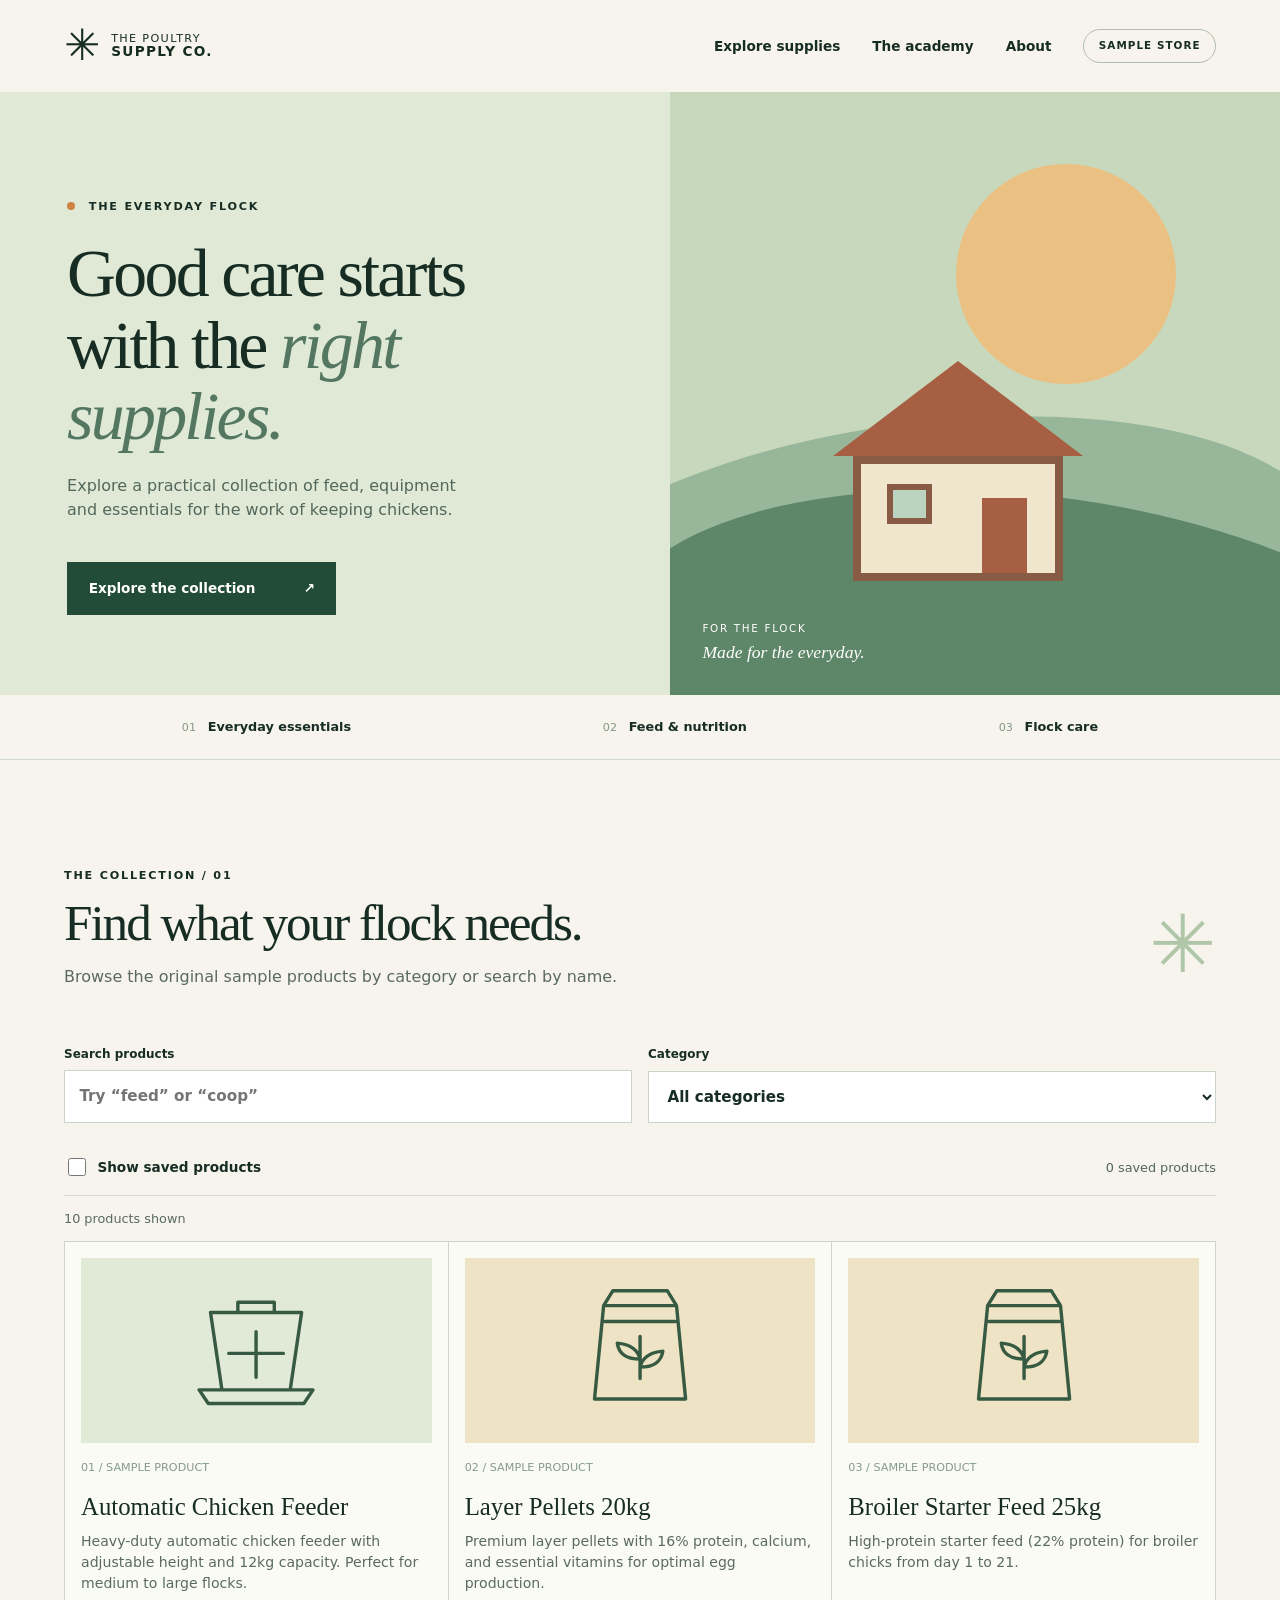
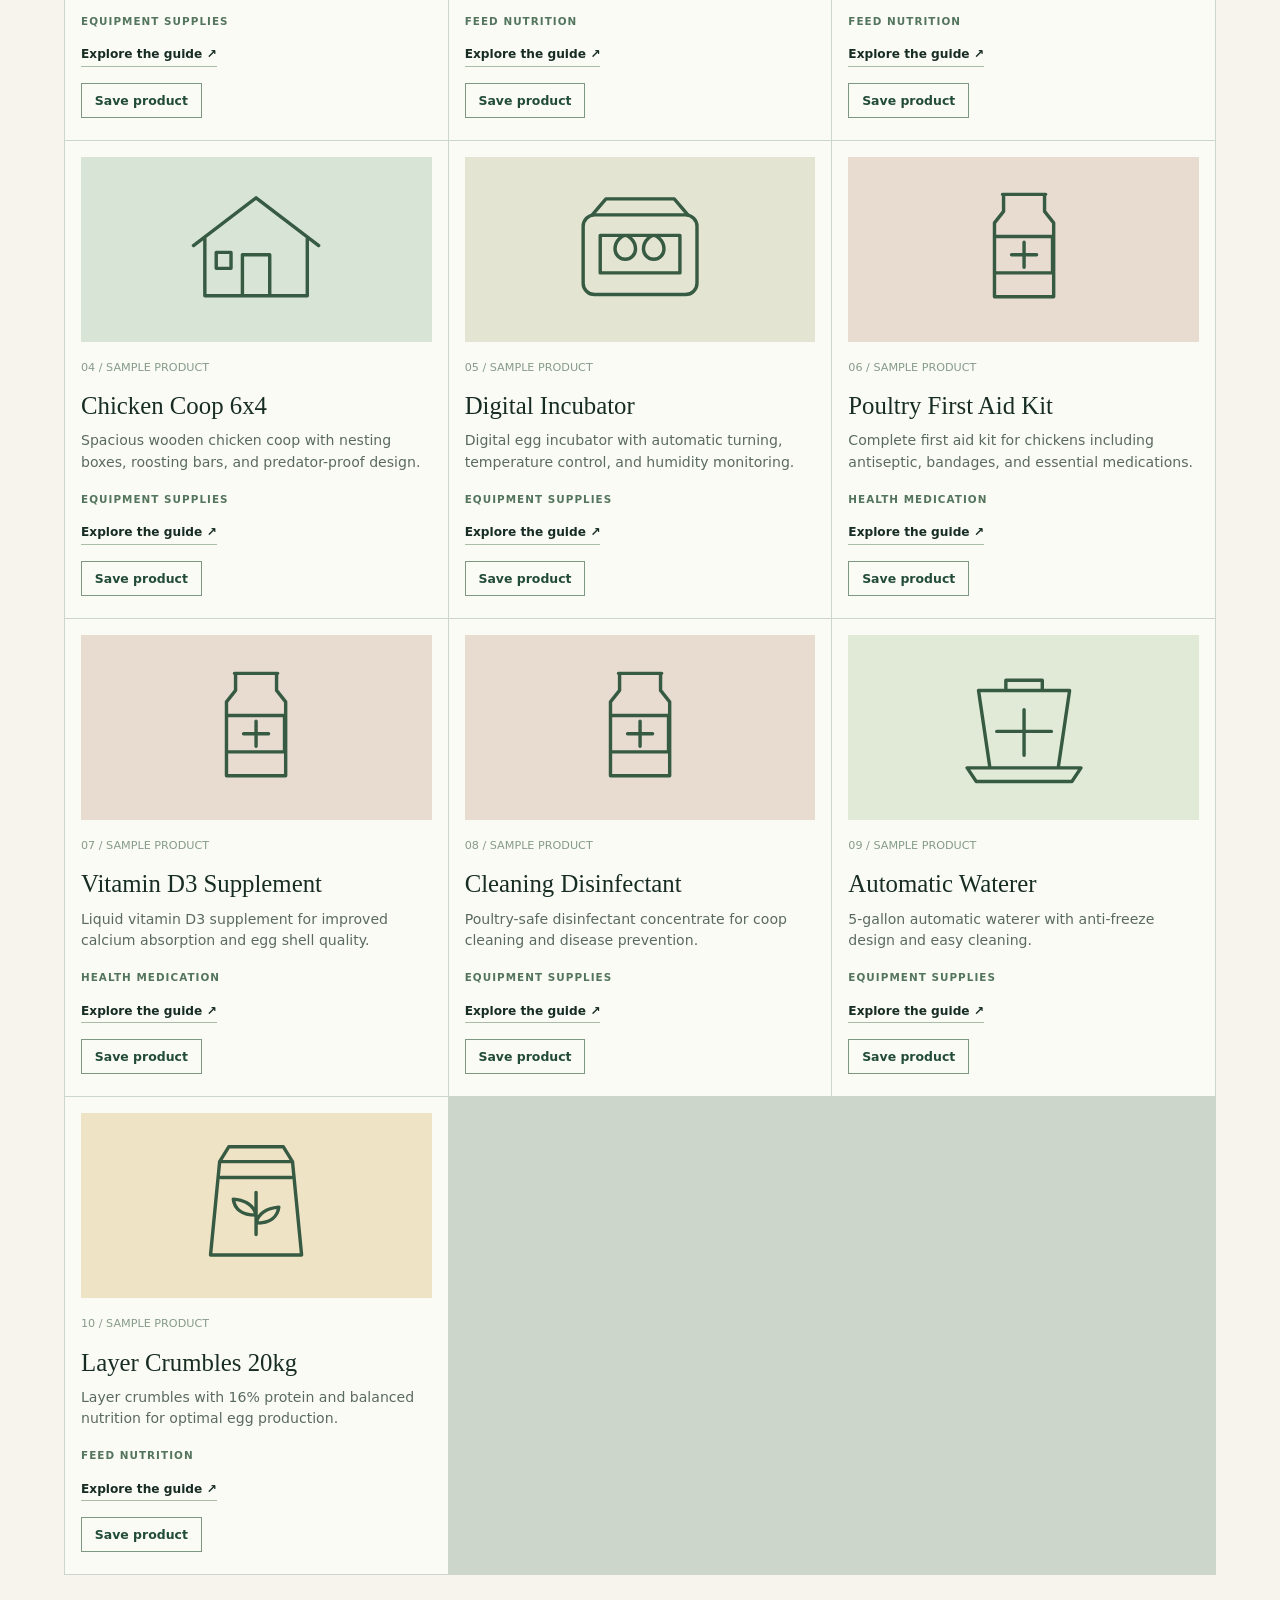
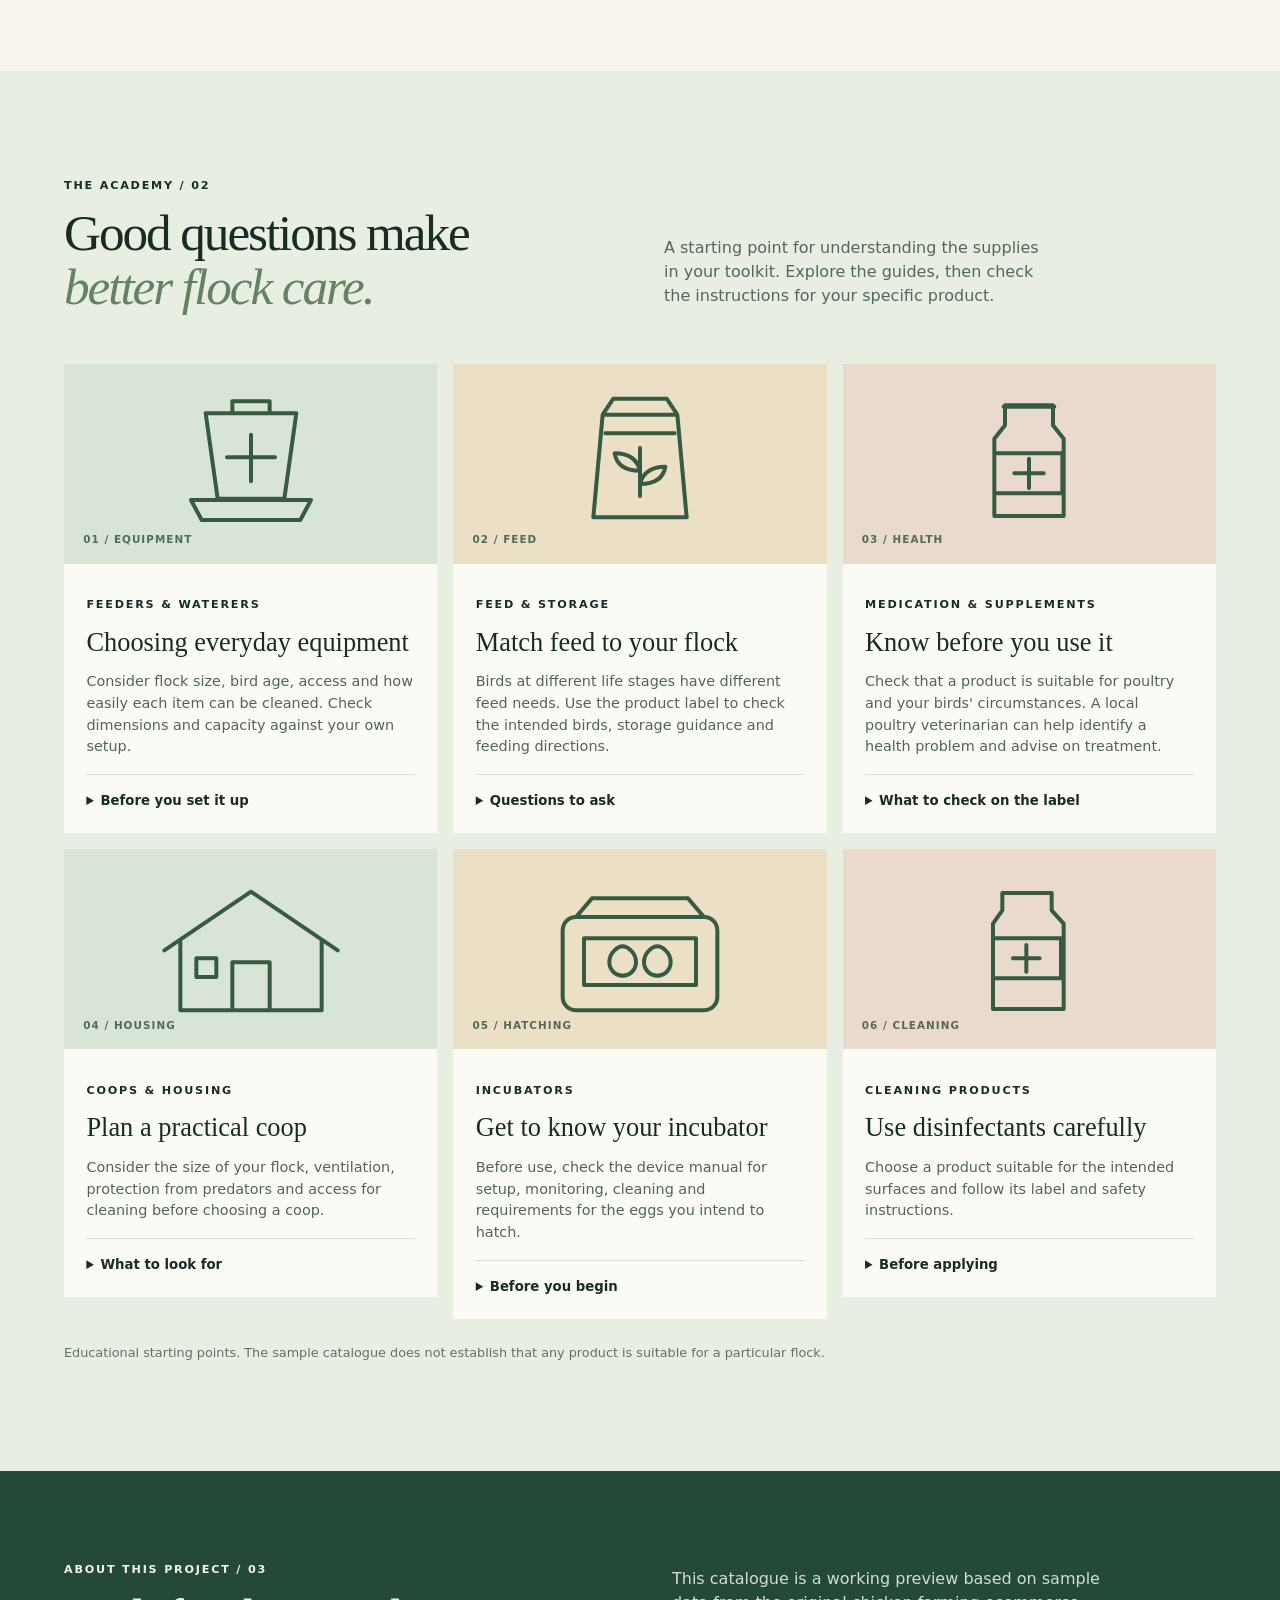
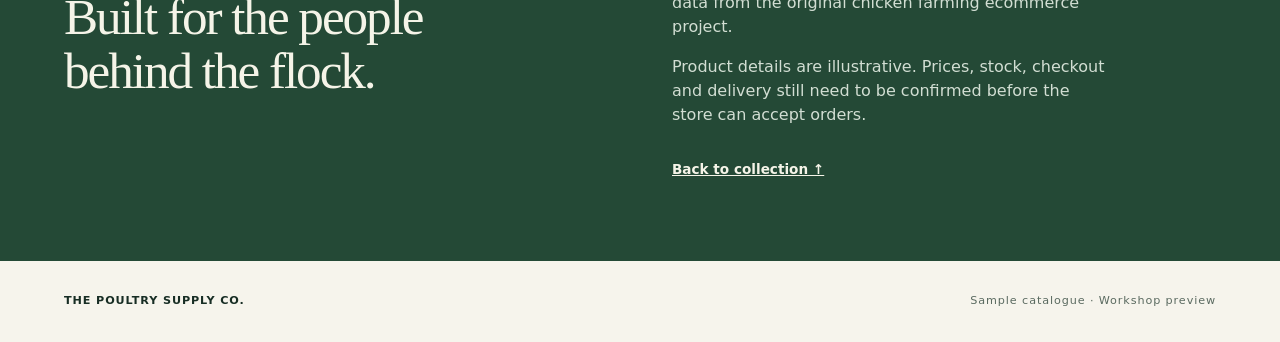
<file: index.html>
<!doctype html>
<html lang="en">
<head>
  <meta charset="utf-8">
  <meta name="viewport" content="width=device-width, initial-scale=1">
  <meta name="description" content="Explore sample poultry supplies from the Chicken Farming Ecommerce project.">
  <title>Chicken Farming | Sample catalogue</title>
  <link rel="stylesheet" href="store.css">
  <script src="products.js" defer></script>
  <script src="store.js" defer></script>
</head>
<body>
  <header class="header">
    <a class="brand" href="#top"><span class="brand-mark" aria-hidden="true">✳</span><span>THE POULTRY<br><b>SUPPLY CO.</b></span></a>
    <nav aria-label="Main navigation"><a href="#catalogue">Explore supplies</a><a href="#academy">The academy</a><a href="#about">About</a></nav>
    <span class="demo-tag">SAMPLE STORE</span>
  </header>
  <main id="top">
    <section class="hero">
      <div class="hero-copy"><p class="eyebrow"><span></span> THE EVERYDAY FLOCK</p><h1>Good care starts<br>with the <em>right supplies.</em></h1><p>Explore a practical collection of feed, equipment and essentials for the work of keeping chickens.</p><a class="primary" href="#catalogue">Explore the collection <span aria-hidden="true">↗</span></a></div>
      <div class="hero-art" aria-hidden="true"><div class="sun"></div><div class="hill hill-back"></div><div class="hill hill-front"></div><div class="coop"><div class="roof"></div><div class="coop-body"><div class="window"></div><div class="door"></div></div></div><div class="art-label">FOR THE FLOCK<br><strong>Made for the everyday.</strong></div></div>
    </section>
    <section class="benefits" aria-label="Catalogue highlights"><span>01 <b>Everyday essentials</b></span><span>02 <b>Feed & nutrition</b></span><span>03 <b>Flock care</b></span></section>
    <section class="catalogue" id="catalogue">
      <div class="section-head"><div><p class="eyebrow">THE COLLECTION / 01</p><h2>Find what your flock needs.</h2><p>Browse the original sample products by category or search by name.</p></div><span class="catalogue-mark" aria-hidden="true">✳</span></div>
      <div class="controls"><label for="search">Search products<input type="search" id="search" placeholder="Try “feed” or “coop”"></label><label for="category">Category<select id="category"><option value="">All categories</option></select></label></div>
      <div class="shortlist-bar"><label><input type="checkbox" id="savedOnly"> Show saved products</label><span id="savedCount" aria-live="polite"></span></div>
      <p id="storageMessage" class="storage-message" role="status"></p>
      <p id="count" class="count" role="status"></p>
      <div id="products" class="product-grid"></div>
      <noscript><p>Enable JavaScript to browse the sample product list.</p></noscript>
    </section>

    <section class="academy" id="academy">
      <div class="academy-intro"><div><p class="eyebrow">THE ACADEMY / 02</p><h2>Good questions make<br><em>better flock care.</em></h2></div><p>A starting point for understanding the supplies in your toolkit. Explore the guides, then check the instructions for your specific product.</p></div>
      <div class="academy-grid">
        <article class="guide" id="guide-equipment">
          <div class="guide-visual guide-equipment" aria-hidden="true"><svg viewBox="0 0 180 120"><path d="M56 22h68l-9 64H65zM45 87h90l-8 15H53zM76 22v-9h28v9" /><path d="M72 55h36M90 38v35" /></svg><span>01 / EQUIPMENT</span></div>
          <div class="guide-body"><p class="eyebrow">FEEDERS & WATERERS</p><h3>Choosing everyday equipment</h3><p>Consider flock size, bird age, access and how easily each item can be cleaned. Check dimensions and capacity against your own setup.</p><details><summary>Before you set it up</summary><ul><li>Place equipment where birds can reach it and you can inspect it.</li><li>Keep water clean and fresh, and clean feeders and waterers regularly.</li><li>Follow the manufacturer's assembly and cleaning instructions.</li></ul><a href="https://extension.umn.edu/agriculture/animals-and-livestock/poultry/raising-chickens-for-eggs">Read the University of Minnesota poultry guide ↗</a></details></div>
        </article>
        <article class="guide" id="guide-feed">
          <div class="guide-visual guide-feed" aria-hidden="true"><svg viewBox="0 0 180 120"><path d="M62 23h56l7 77H55zM62 23l8-12h40l8 12M64 37h52" /><path d="M90 84V48M90 65c-14 0-18-7-19-13 11 0 17 5 19 13zm0 10c14 0 18-7 19-13-11 0-17 5-19 13z" /></svg><span>02 / FEED</span></div>
          <div class="guide-body"><p class="eyebrow">FEED & STORAGE</p><h3>Match feed to your flock</h3><p>Birds at different life stages have different feed needs. Use the product label to check the intended birds, storage guidance and feeding directions.</p><details><summary>Questions to ask</summary><ul><li>Is the feed intended for this type and age of bird?</li><li>Can it be kept dry, secure and protected from pests?</li><li>Is fresh, clean water available alongside feed?</li></ul><a href="https://extension.umn.edu/agriculture/animals-and-livestock/poultry/raising-chickens-for-eggs">Explore feeding and water guidance ↗</a></details></div>
        </article>
        <article class="guide" id="guide-health">
          <div class="guide-visual guide-health" aria-hidden="true"><svg viewBox="0 0 180 120"><path d="M72 16h36v15l8 10v58H64V41l8-10zM71 17h38M65 52h50v30H65" /><path d="M90 56v22M79 67h22" /></svg><span>03 / HEALTH</span></div>
          <div class="guide-body"><p class="eyebrow">MEDICATION & SUPPLEMENTS</p><h3>Know before you use it</h3><p>Check that a product is suitable for poultry and your birds' circumstances. A local poultry veterinarian can help identify a health problem and advise on treatment.</p><details><summary>What to check on the label</summary><ul><li>Intended species, purpose, directions and storage.</li><li>Any egg or meat withdrawal instructions, where applicable.</li><li>When unsure, ask a veterinarian before use. Keep the packaging available for the conversation.</li></ul><a href="https://extension.umn.edu/agriculture/animals-and-livestock/poultry/poultry-biosecurity-basics">Read poultry biosecurity basics ↗</a></details></div>
        </article>

        <article class="guide" id="guide-coop">
          <div class="guide-visual guide-equipment" aria-hidden="true"><svg viewBox="0 0 180 120"><path d="M25 61l65-44 65 44M37 54v52h106V54M76 106V70h28v36M49 67h15v14H49z"/></svg><span>04 / HOUSING</span></div>
          <div class="guide-body"><p class="eyebrow">COOPS & HOUSING</p><h3>Plan a practical coop</h3><p>Consider the size of your flock, ventilation, protection from predators and access for cleaning before choosing a coop.</p><details><summary>What to look for</summary><ul><li>Check dimensions, doors and ventilation against your site and flock.</li><li>Inspect openings and locks for predator protection.</li><li>Make sure you can reach nesting areas and remove bedding for cleaning.</li></ul><a href="https://extension.umn.edu/agriculture/animals-and-livestock/poultry/raising-chickens-for-eggs">Read about chicken housing ↗</a></details></div>
        </article>
        <article class="guide" id="guide-incubator">
          <div class="guide-visual guide-feed" aria-hidden="true"><svg viewBox="0 0 180 120"><rect x="32" y="36" width="116" height="70" rx="10"/><path d="M42 36l12-14h72l12 14M48 52h84v35H48zM67 70c0-8 7-12 10-12s10 4 10 12a10 10 0 01-20 0zm26 0c0-8 7-12 10-12s10 4 10 12a10 10 0 01-20 0z"/></svg><span>05 / HATCHING</span></div>
          <div class="guide-body"><p class="eyebrow">INCUBATORS</p><h3>Get to know your incubator</h3><p>Before use, check the device manual for setup, monitoring, cleaning and requirements for the eggs you intend to hatch.</p><details><summary>Before you begin</summary><ul><li>Check the power supply, controls and any temperature or humidity displays.</li><li>Confirm how the device handles egg turning and follow its instructions.</li><li>Clean the equipment according to the manufacturer's directions between uses.</li></ul><a href="https://extension.psu.edu/programs/4-h/counties/montgomery/programs/school-enrichment/embryology/setting-up-the-incubator">Explore incubator setup ↗</a></details></div>
        </article>
        <article class="guide" id="guide-cleaning">
          <div class="guide-visual guide-health" aria-hidden="true"><svg viewBox="0 0 180 120"><path d="M70 18h37v13l9 10v64H63V41l7-10zM70 18h37M65 52h49v30H65"/><path d="M88 57v20m-10-10h20"/></svg><span>06 / CLEANING</span></div>
          <div class="guide-body"><p class="eyebrow">CLEANING PRODUCTS</p><h3>Use disinfectants carefully</h3><p>Choose a product suitable for the intended surfaces and follow its label and safety instructions.</p><details><summary>Before applying</summary><ul><li>Clean surfaces before disinfection.</li><li>Follow the label for preparation, application and safety around people and birds.</li><li>Do not add other chemicals unless the manufacturer approves.</li></ul><a href="https://extension.umn.edu/agriculture/animals-and-livestock/poultry/reducing-salmonella-risk-in-table-egg-production">Read about cleaning and disinfection ↗</a></details></div>
        </article>
      </div>
      <p class="academy-note">Educational starting points. The sample catalogue does not establish that any product is suitable for a particular flock.</p>
    </section>
    <section id="about" class="about"><div><p class="eyebrow">ABOUT THIS PROJECT / 03</p><h2>Built for the people<br>behind the flock.</h2></div><div><p>This catalogue is a working preview based on sample data from the original chicken farming ecommerce project.</p><p>Product details are illustrative. Prices, stock, checkout and delivery still need to be confirmed before the store can accept orders.</p><a href="#catalogue">Back to collection ↑</a></div></section>
  </main>
  <footer><strong>THE POULTRY SUPPLY CO.</strong><span>Sample catalogue · Workshop preview</span></footer>
</body>
</html>
</file>
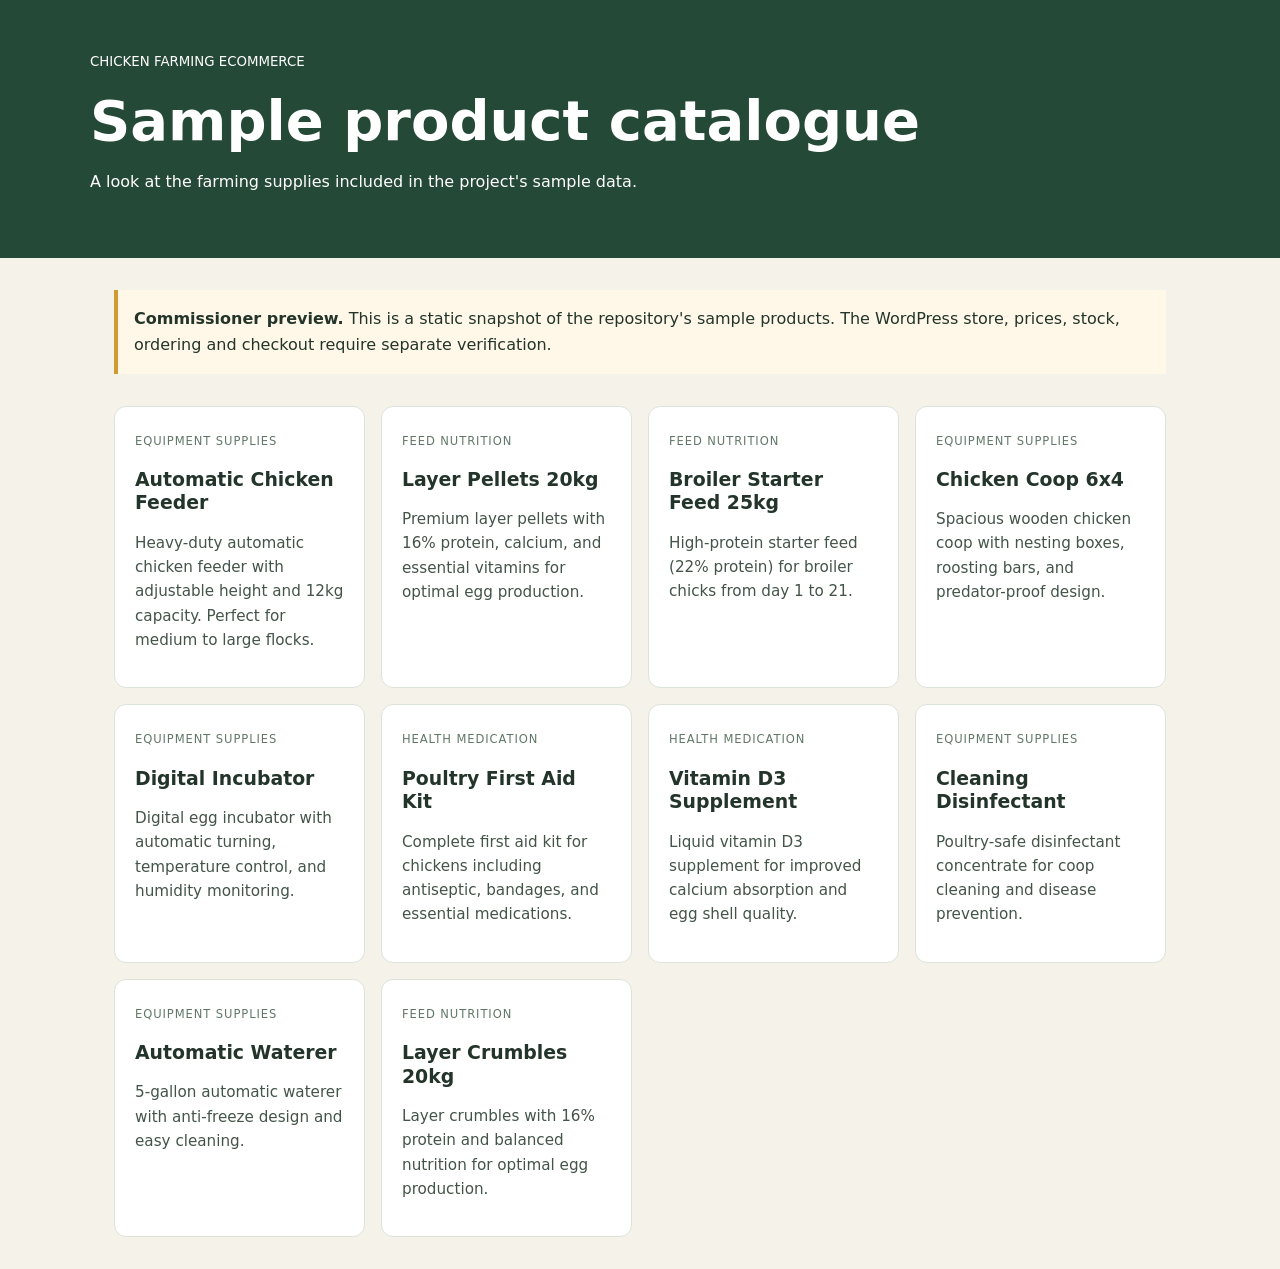
<file: preview/index.html>
<!doctype html>
<html lang="en">
<head>
<meta charset="utf-8">
<meta name="viewport" content="width=device-width,initial-scale=1">
<title>Chicken Farming — Sample catalogue</title>
<style>
*{box-sizing:border-box}body{margin:0;background:#f5f2e9;color:#23352b;font:16px/1.6 system-ui,sans-serif}header{background:#244936;color:white;padding:3rem 1.5rem}header div,main{max-width:1100px;margin:auto}h1{font-size:clamp(2rem,6vw,3.5rem);line-height:1.1;margin:.3em 0}header p{max-width:48rem}main{padding:2rem 1.5rem}.notice{border-left:4px solid #cf9b34;background:#fff8e8;padding:1rem;margin-bottom:2rem}.grid{display:grid;grid-template-columns:repeat(auto-fit,minmax(240px,1fr));gap:1rem}article{background:white;border:1px solid #dbe3da;border-radius:12px;padding:1.25rem}article span{text-transform:uppercase;letter-spacing:.08em;font-size:.72rem;color:#617867}article h2{font-size:1.18rem;line-height:1.25}article p{color:#435449;font-size:.95rem}
</style>
</head>
<body><header><div><small>CHICKEN FARMING ECOMMERCE</small><h1>Sample product catalogue</h1><p>A look at the farming supplies included in the project's sample data.</p></div></header>
<main><div class="notice"><strong>Commissioner preview.</strong> This is a static snapshot of the repository's sample products. The WordPress store, prices, stock, ordering and checkout require separate verification.</div><div class="grid">
<article><span>equipment supplies</span><h2>Automatic Chicken Feeder</h2><p>Heavy-duty automatic chicken feeder with adjustable height and 12kg capacity. Perfect for medium to large flocks.</p></article>
<article><span>feed nutrition</span><h2>Layer Pellets 20kg</h2><p>Premium layer pellets with 16% protein, calcium, and essential vitamins for optimal egg production.</p></article>
<article><span>feed nutrition</span><h2>Broiler Starter Feed 25kg</h2><p>High-protein starter feed (22% protein) for broiler chicks from day 1 to 21.</p></article>
<article><span>equipment supplies</span><h2>Chicken Coop 6x4</h2><p>Spacious wooden chicken coop with nesting boxes, roosting bars, and predator-proof design.</p></article>
<article><span>equipment supplies</span><h2>Digital Incubator</h2><p>Digital egg incubator with automatic turning, temperature control, and humidity monitoring.</p></article>
<article><span>health medication</span><h2>Poultry First Aid Kit</h2><p>Complete first aid kit for chickens including antiseptic, bandages, and essential medications.</p></article>
<article><span>health medication</span><h2>Vitamin D3 Supplement</h2><p>Liquid vitamin D3 supplement for improved calcium absorption and egg shell quality.</p></article>
<article><span>equipment supplies</span><h2>Cleaning Disinfectant</h2><p>Poultry-safe disinfectant concentrate for coop cleaning and disease prevention.</p></article>
<article><span>equipment supplies</span><h2>Automatic Waterer</h2><p>5-gallon automatic waterer with anti-freeze design and easy cleaning.</p></article>
<article><span>feed nutrition</span><h2>Layer Crumbles 20kg</h2><p>Layer crumbles with 16% protein and balanced nutrition for optimal egg production.</p></article>
</div></main></body></html>
</file>
<file: store.css>
:root{--ink:#172d24;--muted:#5a6a60;--forest:#224c38;--cream:#f6f4ec;--lime:#d5ea9b;--orange:#eab171}*{box-sizing:border-box}html{scroll-behavior:smooth}body{margin:0;background:var(--cream);color:var(--ink);font:16px/1.5 system-ui,sans-serif}a{color:inherit}a:focus-visible,button:focus-visible,input:focus-visible,select:focus-visible{outline:3px solid #d98a38;outline-offset:3px}.header{height:92px;display:flex;align-items:center;gap:2rem;max-width:1440px;margin:auto;padding:0 5%}.brand{display:flex;gap:.6rem;align-items:center;font-size:.7rem;line-height:1.05;letter-spacing:.12em;text-decoration:none}.brand b{font-size:.85rem}.brand-mark{font-size:2.7rem;line-height:1}.header nav{display:flex;gap:2rem;margin-left:auto;font-size:.85rem;font-weight:600}.header nav a{text-decoration:none}.demo-tag{border:1px solid #b3beb2;border-radius:30px;padding:.5rem .9rem;font-size:.65rem;font-weight:700;letter-spacing:.1em}.hero{min-height:520px;background:#dfe9d6;display:grid;grid-template-columns:1.1fr 1fr}.hero-copy{padding:6rem 8% 5rem 10%;align-self:center}.eyebrow{font-size:.7rem;letter-spacing:.16em;font-weight:750;text-transform:uppercase}.hero-copy .eyebrow span{display:inline-block;width:8px;height:8px;background:#cf8141;border-radius:50%;margin-right:.5rem}.hero h1,.section-head h2,.about h2{font-family:Georgia,serif;font-weight:400;letter-spacing:-.04em;line-height:1.05}.hero h1{font-size:clamp(2.9rem,5.3vw,5.6rem);margin:1.4rem 0}.hero h1 em{color:#537760;font-weight:400}.hero-copy>p:not(.eyebrow){max-width:410px;color:#53675b}.primary{display:inline-flex;margin-top:1.5rem;background:var(--forest);color:white;padding:1rem 1.35rem;text-decoration:none;gap:3rem;font-weight:650;font-size:.85rem}.hero-art{position:relative;overflow:hidden;background:#c7d8bd;min-height:380px}.sun{position:absolute;width:220px;height:220px;background:#eac183;border-radius:50%;top:12%;right:17%}.hill{position:absolute;width:140%;height:60%;border-radius:50% 50% 0 0}.hill-back{background:#98b79a;bottom:-15%;left:-30%;transform:rotate(-8deg)}.hill-front{background:#5e8668;bottom:-27%;right:-30%;transform:rotate(7deg)}.coop{position:absolute;width:210px;height:190px;bottom:18%;left:30%}.roof{width:0;height:0;border-left:125px solid transparent;border-right:125px solid transparent;border-bottom:95px solid #a65f42;position:absolute;top:-35px;left:-20px}.coop-body{position:absolute;top:60px;width:210px;height:125px;background:#f0e5cd;border:8px solid #875b44}.window{position:absolute;top:20px;left:26px;width:45px;height:40px;border:6px solid #875b44;background:#bbd4bf}.door{position:absolute;bottom:0;right:28px;width:45px;height:75px;background:#a65f42}.art-label{position:absolute;bottom:2rem;left:2rem;color:white;font-size:.65rem;letter-spacing:.16em}.art-label strong{display:block;font:italic 1.1rem Georgia;margin-top:.35rem;letter-spacing:0}.benefits{display:flex;justify-content:space-around;gap:1rem;padding:1.4rem 5%;border-bottom:1px solid #d2d9ce;font-size:.7rem;color:#87998a}.benefits b{color:var(--ink);margin-left:.5rem;font-size:.8rem}.catalogue{max-width:1300px;margin:auto;padding:6rem 5%}.section-head{display:flex;justify-content:space-between;align-items:end}.section-head h2,.about h2{font-size:clamp(2.4rem,4vw,4rem);margin:.6rem 0}.section-head p:not(.eyebrow){color:var(--muted)}.catalogue-mark{font-size:5rem;color:#afc7a8}.controls{display:flex;gap:1rem;margin:2.5rem 0 1rem}.controls label{display:grid;gap:.4rem;font-size:.75rem;font-weight:700;flex:1}.controls input,.controls select{font:inherit;font-size:.95rem;background:white;color:var(--ink);border:1px solid #cbd6c9;padding:.9rem;width:100%;border-radius:0}.count{font-size:.8rem;color:var(--muted)}.product-grid{display:grid;grid-template-columns:repeat(3,1fr);gap:1px;background:#ccd6ca;border:1px solid #ccd6ca}.product{background:#fbfbf6;padding:1.6rem;min-height:200px;display:flex;flex-direction:column}.product .number{font-size:.7rem;color:#869b89;display:flex;justify-content:space-between}.product h3{font-family:Georgia,serif;font-weight:400;font-size:1.55rem;line-height:1.15;margin:1.6rem 0 .6rem}.product p{color:var(--muted);font-size:.88rem;margin:0}.product .category{margin-top:auto;padding-top:1.2rem;text-transform:uppercase;font-size:.65rem;letter-spacing:.1em;font-weight:700;color:#54755d}.empty{grid-column:1/-1;padding:2rem;background:#fbfbf6}.about{background:#244936;color:#f5f4e8;padding:5rem max(5%,calc((100vw - 1170px)/2));display:grid;grid-template-columns:1fr 1fr;gap:4rem}.about p:not(.eyebrow){color:#d2ded3;max-width:440px}.about a{display:inline-block;margin-top:1rem;font-weight:700;font-size:.85rem}footer{display:flex;justify-content:space-between;padding:2rem 5%;font-size:.7rem;letter-spacing:.08em}footer span{color:var(--muted)}@media(max-width:760px){.header{height:auto;min-height:78px;flex-wrap:wrap;padding:1rem 5%;gap:1rem}.header nav{order:3;width:100%;margin:0}.demo-tag{margin-left:auto}.hero{grid-template-columns:1fr}.hero-copy{padding:4rem 6%}.hero-art{min-height:300px}.benefits{justify-content:space-between;flex-wrap:wrap}.catalogue{padding:4rem 5%}.product-grid{grid-template-columns:repeat(2,1fr)}.about{grid-template-columns:1fr;gap:1rem}.catalogue-mark{display:none}}@media(max-width:480px){.controls{flex-direction:column}.product-grid{grid-template-columns:1fr}.product{min-height:170px}.benefits span{width:100%}footer{gap:1rem;flex-direction:column}}

/* Catalogue and academy illustrations are editable vector shapes. */
.product{padding:1rem 1rem 1.4rem}.product-visual{height:185px;display:grid;place-items:center;margin-bottom:1.1rem;background:#e1ead7}.product-visual svg,.guide-visual svg{height:80%;width:auto;fill:none;stroke:#365b42;stroke-width:3;stroke-linecap:round;stroke-linejoin:round}.visual-feed{background:#efe3c6}.visual-health{background:#e8dcd1}.visual-housing{background:#d8e5d6}.visual-incubator{background:#e3e5d2}.product h3{margin:1rem 0 .6rem}.product-guide{font-weight:700;font-size:.76rem;margin-top:1rem;text-decoration:none;border-bottom:1px solid #a9bca8;align-self:flex-start;padding-bottom:.15rem}.academy{padding:6rem max(5%,calc((100vw - 1170px)/2));background:#e9eee3}.academy-intro{display:grid;grid-template-columns:1fr 1fr;gap:3rem;align-items:end;margin-bottom:2.5rem}.academy h2{font:400 clamp(2.4rem,4vw,4rem)/1.05 Georgia,serif;letter-spacing:-.04em;margin:.6rem 0}.academy h2 em{font-weight:400;color:#638268}.academy-intro>p{max-width:390px;color:#53675b}.academy-grid{display:grid;grid-template-columns:repeat(3,1fr);gap:1rem;align-items:start}.guide{background:#fbfbf6}.guide-visual{height:200px;position:relative;display:flex;justify-content:center;align-items:center;background:#d8e5d6}.guide-feed{background:#ebdfc5}.guide-health{background:#e9d9ce}.guide-visual span{position:absolute;bottom:1rem;left:1.2rem;font-size:.65rem;font-weight:700;letter-spacing:.1em;color:#536b57}.guide-body{padding:1.4rem}.guide-body h3{font:400 1.65rem/1.15 Georgia,serif;margin:.8rem 0}.guide-body p:not(.eyebrow),.guide-body li{font-size:.9rem;color:#526458}.guide-body details{border-top:1px solid #d6dfd2;padding-top:1rem;margin-top:1rem}.guide-body summary{font-size:.83rem;font-weight:750;cursor:pointer}.guide-body ul{padding-left:1.1rem}.guide-body li{margin:.5rem 0}.guide-body details a{font-size:.78rem;font-weight:700}.academy-note{color:#607164;font-size:.8rem;margin-top:1.5rem}@media(max-width:760px){.academy{padding:4rem 5%}.academy-intro{grid-template-columns:1fr;gap:.5rem}.academy-grid{grid-template-columns:1fr}.guide-visual{height:180px}.product-visual{height:160px}}

.shortlist-bar{display:flex;justify-content:space-between;align-items:center;gap:1rem;padding:1rem 0;border-bottom:1px solid #d2d9ce;font-size:.85rem}.shortlist-bar label{display:flex;align-items:center;gap:.55rem;font-weight:700}.shortlist-bar input{width:1.1rem;height:1.1rem;accent-color:#224c38}.shortlist-bar span,.storage-message{color:#53675b;font-size:.8rem}.storage-message:empty{display:none}.save-product{align-self:flex-start;margin-top:1rem;border:1px solid #7d9782;background:transparent;color:#224c38;padding:.55rem .8rem;font:600 .78rem system-ui,sans-serif;cursor:pointer}.save-product[aria-pressed="true"]{background:#224c38;color:white}.save-product:hover{box-shadow:0 0 0 1px #224c38}
</file>
